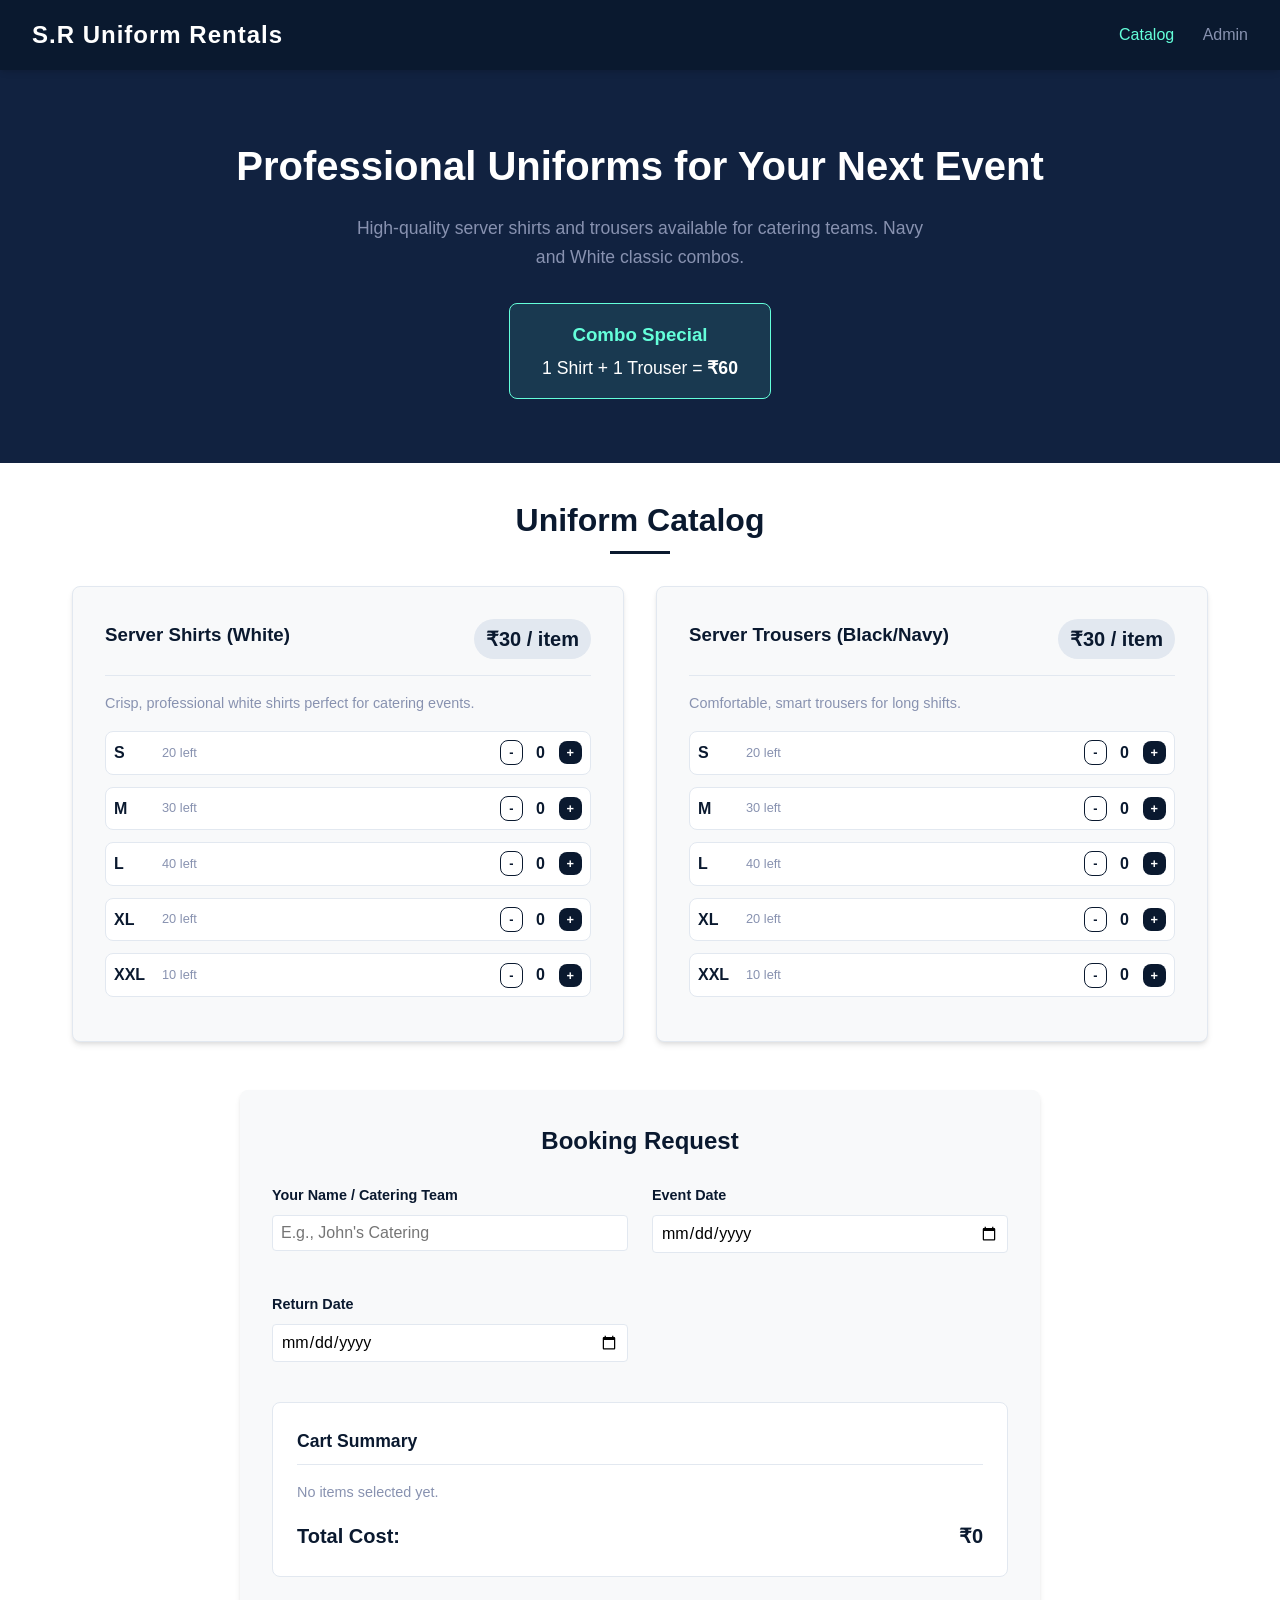
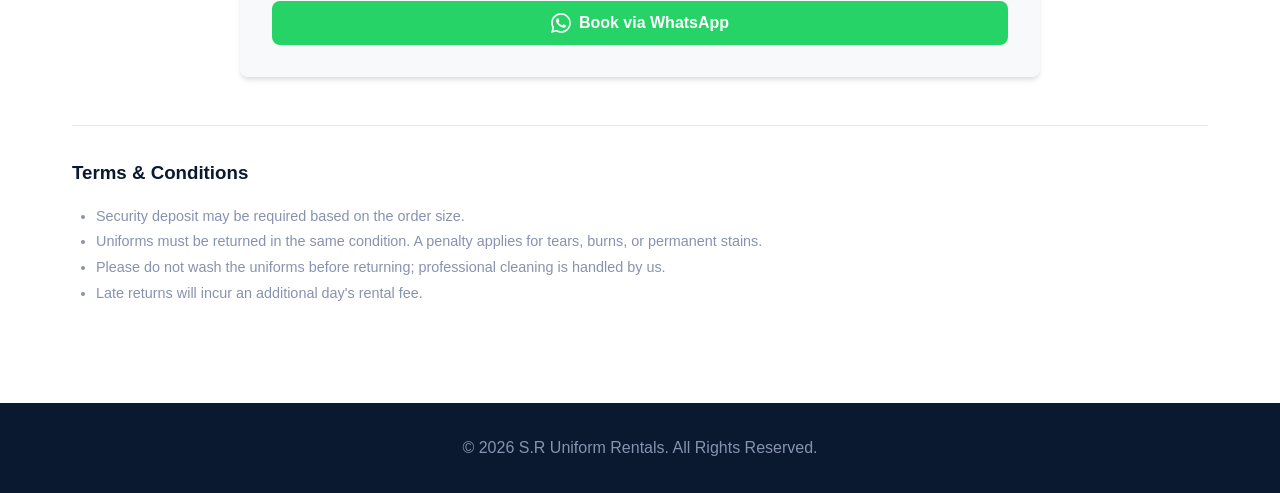
<file: index.html>
<!DOCTYPE html>
<html lang="en">
<head>
    <meta charset="UTF-8">
    <meta name="viewport" content="width=device-width, initial-scale=1.0">
    <title>S.R Uniform Rentals | Catalog</title>
    <link rel="stylesheet" href="styles.css">
    <link rel="manifest" href="manifest.json">
    <link rel="apple-touch-icon" href="icon.svg">
    <meta name="theme-color" content="#0A192F">
</head>
<body>

<header>
    <h1>S.R Uniform Rentals</h1>
    <div class="nav-links">
        <a href="index.html" class="active">Catalog</a>
        <a href="admin.html">Admin</a>
    </div>
</header>

<section class="hero">
    <h2>Professional Uniforms for Your Next Event</h2>
    <p>High-quality server shirts and trousers available for catering teams. Navy and White classic combos.</p>
    <div class="highlight-box">
        <h3>Combo Special</h3>
        <p>1 Shirt + 1 Trouser = <strong>₹60</strong></p>
    </div>
</section>

<div class="container">
    <h2 class="section-title">Uniform Catalog</h2>
    
    <div class="products">
        <!-- Shirts Card -->
        <div class="product-card">
            <div class="product-header">
                <h3>Server Shirts (White)</h3>
                <span class="product-price">₹30 / item</span>
            </div>
            <p style="color: var(--text-muted); margin-bottom: 1rem; font-size: 0.9rem;">Crisp, professional white shirts perfect for catering events.</p>
            <div id="shirts-container">
                <!-- Sizes will be injected here by app.js -->
            </div>
        </div>

        <!-- Trousers Card -->
        <div class="product-card">
            <div class="product-header">
                <h3>Server Trousers (Black/Navy)</h3>
                <span class="product-price">₹30 / item</span>
            </div>
            <p style="color: var(--text-muted); margin-bottom: 1rem; font-size: 0.9rem;">Comfortable, smart trousers for long shifts.</p>
            <div id="trousers-container">
                <!-- Sizes will be injected here by app.js -->
            </div>
        </div>
    </div>

    <!-- Booking Form Section -->
    <section class="booking-section">
        <h2 style="text-align: center; margin-bottom: 1.5rem;">Booking Request</h2>
        
        <form id="catalog-form">
            <div class="booking-grid">
                <div class="form-group">
                    <label for="client-name">Your Name / Catering Team</label>
                    <input type="text" id="client-name" required placeholder="E.g., John's Catering">
                </div>
                <div class="form-group">
                    <label for="event-date">Event Date</label>
                    <input type="date" id="event-date" required>
                </div>
                <div class="form-group">
                    <label for="return-date">Return Date</label>
                    <input type="date" id="return-date" required>
                </div>
            </div>

            <div class="cart-summary">
                <h3 style="margin-bottom: 1rem; font-size: 1.1rem; border-bottom: 1px solid var(--border-color); padding-bottom: 0.5rem;">Cart Summary</h3>
                <div id="cart-items">
                    <p style="color:var(--text-muted); font-size:0.9rem;">No items selected yet.</p>
                </div>
                <div class="cart-total">
                    <span>Total Cost:</span>
                    <span id="cart-total-price">₹0</span>
                </div>
            </div>

            <button type="submit" class="btn btn-primary btn-whatsapp">
                <svg xmlns="http://www.w3.org/2000/svg" width="20" height="20" fill="currentColor" viewBox="0 0 16 16">
                    <path d="M13.601 2.326A7.85 7.85 0 0 0 7.994 0C3.627 0 .068 3.558.064 7.926c0 1.399.366 2.76 1.057 3.965L0 16l4.204-1.102a7.9 7.9 0 0 0 3.79.965h.004c4.368 0 7.926-3.558 7.93-7.93A7.9 7.9 0 0 0 13.6 2.326zM7.994 14.521a6.6 6.6 0 0 1-3.356-.92l-.24-.144-2.494.654.666-2.433-.156-.251a6.56 6.56 0 0 1-1.007-3.505c0-3.626 2.957-6.584 6.591-6.584a6.56 6.56 0 0 1 4.66 1.931 6.56 6.56 0 0 1 1.928 4.66c-.004 3.639-2.961 6.592-6.592 6.592m3.615-4.934c-.197-.099-1.17-.578-1.353-.646-.182-.065-.315-.099-.445.099-.133.197-.513.646-.627.775-.114.133-.232.148-.43.05-.197-.1-.836-.308-1.592-.985-.59-.525-.985-1.175-1.103-1.372-.114-.198-.011-.304.088-.403.087-.088.197-.232.296-.346.1-.114.133-.198.198-.33.065-.134.034-.248-.015-.347-.05-.099-.445-1.076-.612-1.47-.16-.389-.323-.335-.445-.34-.114-.007-.247-.007-.38-.007a.73.73 0 0 0-.529.247c-.182.198-.691.677-.691 1.654s.71 1.916.81 2.049c.098.133 1.394 2.132 3.383 2.992.47.205.84.326 1.129.418.475.152.904.129 1.246.08.38-.058 1.171-.48 1.338-.943.164-.464.164-.86.114-.943-.049-.084-.182-.133-.38-.232z"/>
                </svg>
                Book via WhatsApp
            </button>
        </form>
    </section>

    <!-- Terms and Conditions -->
    <div style="margin-top: 3rem; border-top: 1px solid var(--border-color); padding-top: 2rem;">
        <h3 style="margin-bottom: 1rem;">Terms & Conditions</h3>
        <ul style="color: var(--text-muted); font-size: 0.9rem; padding-left: 1.5rem; line-height: 1.8;">
            <li>Security deposit may be required based on the order size.</li>
            <li>Uniforms must be returned in the same condition. A penalty applies for tears, burns, or permanent stains.</li>
            <li>Please do not wash the uniforms before returning; professional cleaning is handled by us.</li>
            <li>Late returns will incur an additional day's rental fee.</li>
        </ul>
    </div>
</div>

<footer>
    <p>&copy; 2026 S.R Uniform Rentals. All Rights Reserved.</p>
</footer>

<script src="app.js"></script>
</body>
</html>
</file>
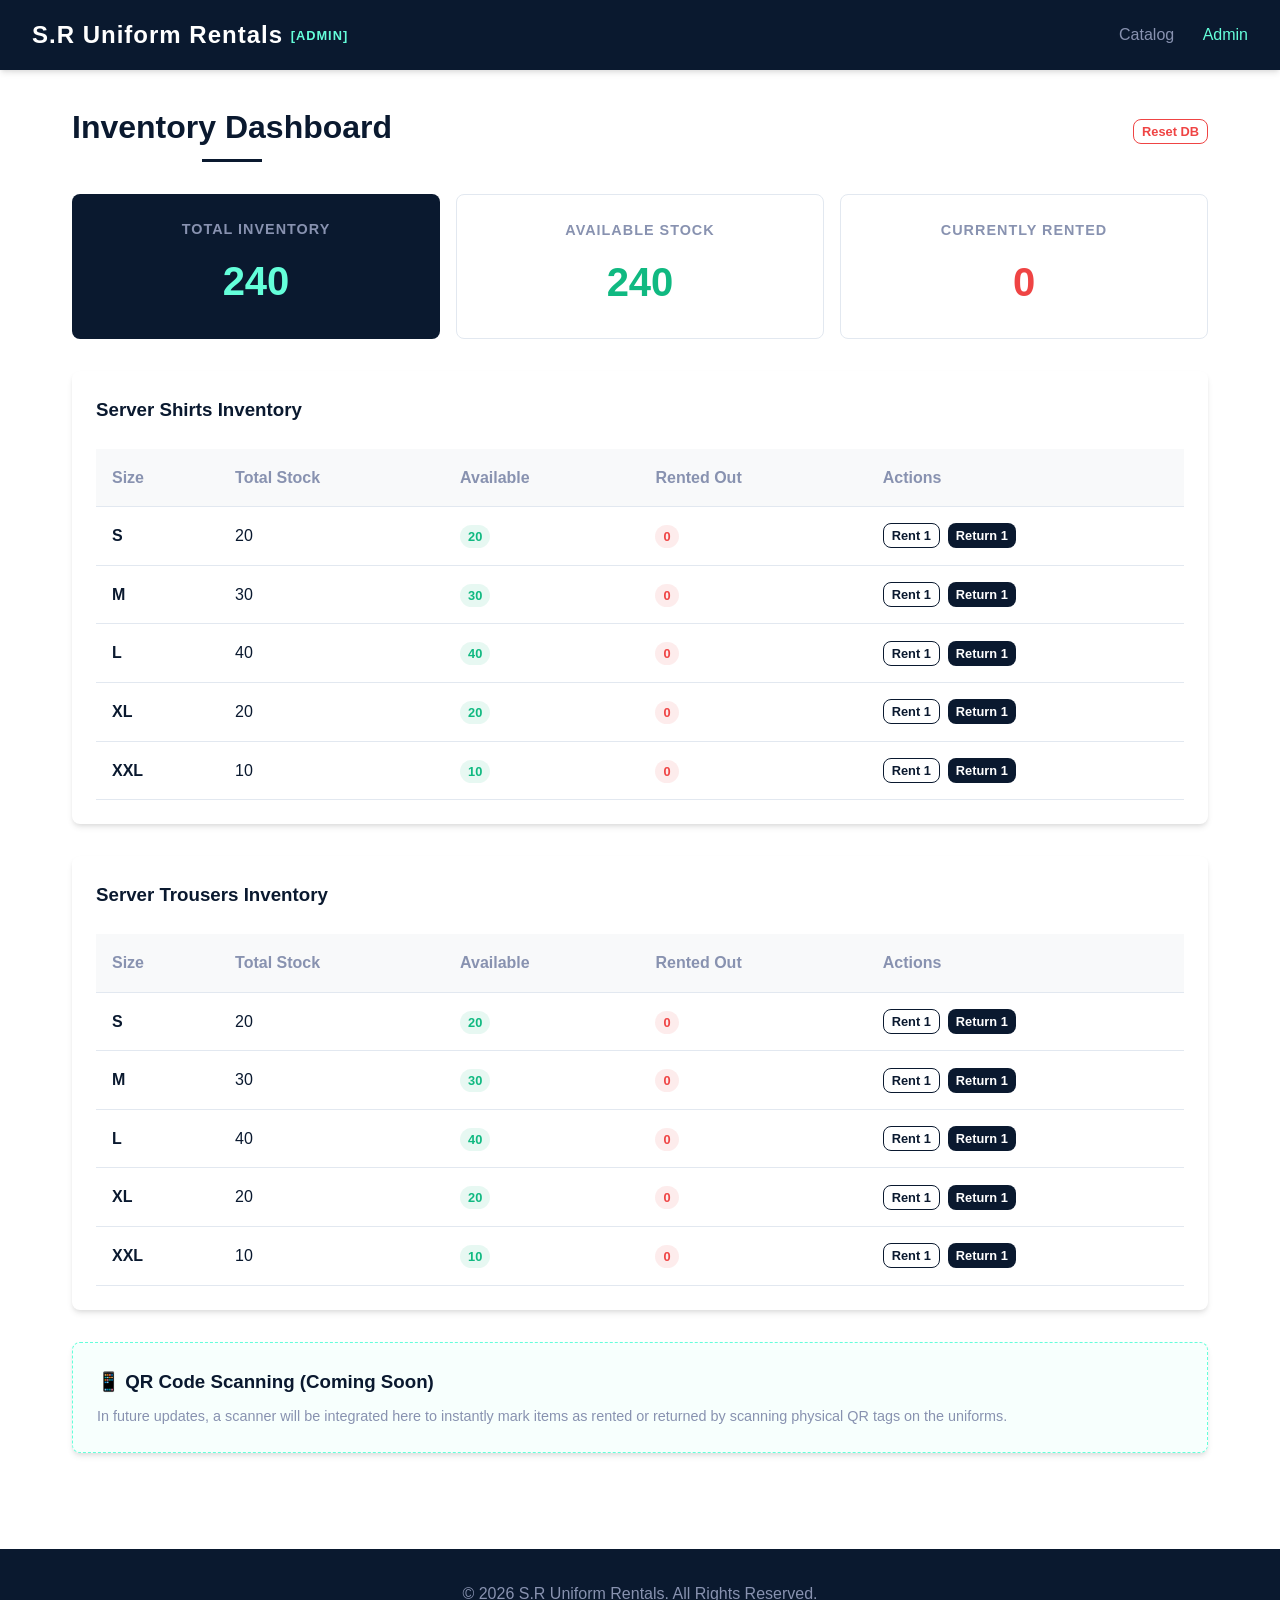
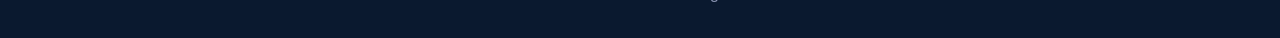
<file: admin.html>
<!DOCTYPE html>
<html lang="en">
<head>
    <meta charset="UTF-8">
    <meta name="viewport" content="width=device-width, initial-scale=1.0">
    <title>S.R Uniform Rentals | Admin Dashboard</title>
    <link rel="stylesheet" href="styles.css">
    <link rel="manifest" href="manifest.json">
    <link rel="apple-touch-icon" href="icon.svg">
    <meta name="theme-color" content="#0A192F">
</head>
<body id="admin-dashboard">

<header>
    <h1>S.R Uniform Rentals <span style="font-size: 0.8rem; color: var(--accent-color); vertical-align: middle;">[ADMIN]</span></h1>
    <div class="nav-links">
        <a href="index.html">Catalog</a>
        <a href="admin.html" class="active">Admin</a>
    </div>
</header>

<div class="container">
    <div style="display: flex; justify-content: space-between; align-items: center; margin-bottom: 2rem;">
        <h2 class="section-title" style="margin-bottom: 0;">Inventory Dashboard</h2>
        <button class="btn btn-small btn-outline" style="border-color: var(--danger); color: var(--danger);" onclick="resetInventory()">Reset DB</button>
    </div>

    <!-- Stats Overview -->
    <div class="stats-overview">
        <div class="stat-box">
            <h3>Total Inventory</h3>
            <div class="number" id="stat-total">0</div>
        </div>
        <div class="stat-box" style="background-color: white; border: 1px solid var(--border-color);">
            <h3 style="color: var(--text-muted);">Available Stock</h3>
            <div class="number" id="stat-available" style="color: var(--success);">0</div>
        </div>
        <div class="stat-box" style="background-color: white; border: 1px solid var(--border-color);">
            <h3 style="color: var(--text-muted);">Currently Rented</h3>
            <div class="number" id="stat-rented" style="color: var(--danger);">0</div>
        </div>
    </div>

    <div class="admin-grid">
        <!-- Shirts Admin -->
        <div class="admin-card">
            <h3>Server Shirts Inventory</h3>
            <div style="overflow-x: auto;">
                <table>
                    <thead>
                        <tr>
                            <th>Size</th>
                            <th>Total Stock</th>
                            <th>Available</th>
                            <th>Rented Out</th>
                            <th>Actions</th>
                        </tr>
                    </thead>
                    <tbody id="admin-shirts-body">
                        <!-- Injected by app.js -->
                    </tbody>
                </table>
            </div>
        </div>

        <!-- Trousers Admin -->
        <div class="admin-card">
            <h3>Server Trousers Inventory</h3>
            <div style="overflow-x: auto;">
                <table>
                    <thead>
                        <tr>
                            <th>Size</th>
                            <th>Total Stock</th>
                            <th>Available</th>
                            <th>Rented Out</th>
                            <th>Actions</th>
                        </tr>
                    </thead>
                    <tbody id="admin-trousers-body">
                        <!-- Injected by app.js -->
                    </tbody>
                </table>
            </div>
        </div>
        
        <!-- Future Enhancement Placeholder -->
        <div class="admin-card" style="border: 1px dashed var(--accent-color); background: rgba(100, 255, 218, 0.05);">
            <h3 style="color: var(--primary-color);">📱 QR Code Scanning (Coming Soon)</h3>
            <p style="color: var(--text-muted); font-size: 0.9rem; margin-top: 0.5rem;">In future updates, a scanner will be integrated here to instantly mark items as rented or returned by scanning physical QR tags on the uniforms.</p>
        </div>
    </div>
</div>

<footer>
    <p>&copy; 2026 S.R Uniform Rentals. All Rights Reserved.</p>
</footer>

<script src="app.js"></script>
</body>
</html>
</file>
<file: styles.css>
:root {
  --primary-color: #0A192F; /* Deep Navy */
  --primary-light: #112240; /* Lighter Navy */
  --accent-color: #64FFDA; /* Teal/Cyan accent for a modern pop */
  --text-main: #FFFFFF; /* White */
  --text-muted: #8892B0; /* Slate grey */
  --bg-main: #FFFFFF; /* White background for light theme */
  --bg-card: #F8F9FA; /* Off white for cards */
  --border-color: #E2E8F0;
  --danger: #EF4444;
  --success: #10B981;
  
  --font-family: 'Inter', -apple-system, BlinkMacSystemFont, 'Segoe UI', Roboto, Helvetica, Arial, sans-serif;
  --radius: 8px;
  --shadow: 0 4px 6px -1px rgba(0, 0, 0, 0.1), 0 2px 4px -1px rgba(0, 0, 0, 0.06);
  --shadow-hover: 0 10px 15px -3px rgba(0, 0, 0, 0.1), 0 4px 6px -2px rgba(0, 0, 0, 0.05);
  --transition: all 0.3s ease;
}

* {
  margin: 0;
  padding: 0;
  box-sizing: border-box;
}

body {
  font-family: var(--font-family);
  background-color: var(--bg-main);
  color: var(--primary-color);
  line-height: 1.6;
  -webkit-font-smoothing: antialiased;
}

h1, h2, h3, h4, h5, h6 {
  font-weight: 700;
  color: var(--primary-color);
  margin-bottom: 0.5rem;
}

a {
  text-decoration: none;
  color: var(--primary-color);
}

/* Header */
header {
  background-color: var(--primary-color);
  color: var(--text-main);
  padding: 1rem 2rem;
  display: flex;
  justify-content: space-between;
  align-items: center;
  position: sticky;
  top: 0;
  z-index: 100;
  box-shadow: var(--shadow);
}

header h1 {
  color: var(--text-main);
  font-size: 1.5rem;
  margin: 0;
  letter-spacing: 1px;
}

.nav-links a {
  color: var(--text-muted);
  margin-left: 1.5rem;
  font-weight: 500;
  transition: var(--transition);
}

.nav-links a:hover, .nav-links a.active {
  color: var(--accent-color);
}

/* Hero Section */
.hero {
  background-color: var(--primary-light);
  color: var(--text-main);
  padding: 4rem 2rem;
  text-align: center;
}

.hero h2 {
  color: var(--text-main);
  font-size: 2.5rem;
  margin-bottom: 1rem;
}

.hero p {
  color: var(--text-muted);
  font-size: 1.1rem;
  max-width: 600px;
  margin: 0 auto 2rem auto;
}

.highlight-box {
  background: rgba(100, 255, 218, 0.1);
  border: 1px solid var(--accent-color);
  border-radius: var(--radius);
  padding: 1rem 2rem;
  display: inline-block;
}

.highlight-box h3 {
  color: var(--accent-color);
  margin-bottom: 0.25rem;
}

.highlight-box p {
  margin: 0;
  color: var(--text-main);
}

/* Main Container */
.container {
  max-width: 1200px;
  margin: 0 auto;
  padding: 2rem;
}

/* Section Titles */
.section-title {
  text-align: center;
  margin-bottom: 2rem;
  font-size: 2rem;
  position: relative;
  padding-bottom: 0.5rem;
}

.section-title::after {
  content: '';
  position: absolute;
  bottom: 0;
  left: 50%;
  transform: translateX(-50%);
  width: 60px;
  height: 3px;
  background-color: var(--primary-color);
}

/* Products Grid */
.products {
  display: grid;
  grid-template-columns: repeat(auto-fit, minmax(300px, 1fr));
  gap: 2rem;
  margin-bottom: 3rem;
}

.product-card {
  background: var(--bg-card);
  border-radius: var(--radius);
  padding: 2rem;
  box-shadow: var(--shadow);
  transition: var(--transition);
  border: 1px solid var(--border-color);
  display: flex;
  flex-direction: column;
}

.product-card:hover {
  transform: translateY(-5px);
  box-shadow: var(--shadow-hover);
}

.product-header {
  display: flex;
  justify-content: space-between;
  align-items: center;
  margin-bottom: 1rem;
  border-bottom: 1px solid var(--border-color);
  padding-bottom: 1rem;
}

.product-price {
  font-weight: 700;
  font-size: 1.25rem;
  color: var(--primary-color);
  background: #E2E8F0;
  padding: 0.25rem 0.75rem;
  border-radius: 20px;
}

/* Form Controls */
.form-group {
  margin-bottom: 1rem;
}

.form-group label {
  display: block;
  font-weight: 600;
  margin-bottom: 0.5rem;
  font-size: 0.9rem;
}

.size-selector {
  display: flex;
  justify-content: space-between;
  align-items: center;
  margin-bottom: 0.75rem;
  padding: 0.5rem;
  background: #FFF;
  border: 1px solid var(--border-color);
  border-radius: var(--radius);
}

.size-label {
  font-weight: 600;
  width: 40px;
}

.size-stock {
  font-size: 0.8rem;
  color: var(--text-muted);
  flex-grow: 1;
  text-align: left;
  padding-left: 0.5rem;
}

.stock-warning {
  color: var(--danger);
  font-weight: bold;
}

input[type="number"], input[type="date"], input[type="text"] {
  width: 80px;
  padding: 0.5rem;
  border: 1px solid var(--border-color);
  border-radius: 4px;
  font-family: inherit;
  font-size: 1rem;
  text-align: center;
}

input[type="date"], input[type="text"] {
  width: 100%;
  text-align: left;
}

input:focus {
  outline: none;
  border-color: var(--primary-color);
}

/* Buttons */
.btn {
  display: inline-block;
  padding: 0.75rem 1.5rem;
  border: none;
  border-radius: var(--radius);
  font-family: inherit;
  font-weight: 600;
  font-size: 1rem;
  cursor: pointer;
  text-align: center;
  transition: var(--transition);
  width: 100%;
}

.btn-primary {
  background-color: var(--primary-color);
  color: var(--text-main);
}

.btn-primary:hover {
  background-color: var(--primary-light);
  transform: translateY(-2px);
  box-shadow: 0 4px 12px rgba(10, 25, 47, 0.2);
}

.btn-whatsapp {
  background-color: #25D366;
  color: white;
  margin-top: 1rem;
  display: flex;
  align-items: center;
  justify-content: center;
  gap: 0.5rem;
}

.btn-whatsapp:hover {
  background-color: #128C7E;
}

.btn-small {
  padding: 0.25rem 0.5rem;
  font-size: 0.8rem;
  width: auto;
}

.btn-outline {
  background-color: transparent;
  border: 1px solid var(--primary-color);
  color: var(--primary-color);
}

.btn-outline:hover {
  background-color: var(--primary-color);
  color: white;
}

/* Booking Section */
.booking-section {
  background: var(--bg-card);
  padding: 2rem;
  border-radius: var(--radius);
  box-shadow: var(--shadow);
  max-width: 800px;
  margin: 0 auto 3rem auto;
}

.booking-grid {
  display: grid;
  grid-template-columns: 1fr 1fr;
  gap: 1.5rem;
  margin-bottom: 1.5rem;
}

.cart-summary {
  background: white;
  padding: 1.5rem;
  border-radius: var(--radius);
  border: 1px solid var(--border-color);
  margin-bottom: 1.5rem;
}

.cart-item {
  display: flex;
  justify-content: space-between;
  margin-bottom: 0.5rem;
  padding-bottom: 0.5rem;
  border-bottom: 1px dashed var(--border-color);
}

.cart-total {
  display: flex;
  justify-content: space-between;
  font-weight: bold;
  font-size: 1.25rem;
  margin-top: 1rem;
  color: var(--primary-color);
}

/* Admin Dashboard Specifics */
.admin-grid {
  display: grid;
  grid-template-columns: 1fr;
  gap: 2rem;
}

.admin-card {
  background: white;
  border-radius: var(--radius);
  padding: 1.5rem;
  box-shadow: var(--shadow);
}

table {
  width: 100%;
  border-collapse: collapse;
  margin-top: 1rem;
}

th, td {
  padding: 1rem;
  text-align: left;
  border-bottom: 1px solid var(--border-color);
}

th {
  background-color: var(--bg-card);
  font-weight: 600;
  color: var(--text-muted);
}

.action-buttons {
  display: flex;
  gap: 0.5rem;
}

.status-badge {
  padding: 0.25rem 0.5rem;
  border-radius: 12px;
  font-size: 0.8rem;
  font-weight: 600;
}

.status-available {
  background-color: rgba(16, 185, 129, 0.1);
  color: var(--success);
}

.status-rented {
  background-color: rgba(239, 68, 68, 0.1);
  color: var(--danger);
}

/* Stats Overview */
.stats-overview {
  display: grid;
  grid-template-columns: repeat(auto-fit, minmax(200px, 1fr));
  gap: 1rem;
  margin-bottom: 2rem;
}

.stat-box {
  background: var(--primary-color);
  color: white;
  padding: 1.5rem;
  border-radius: var(--radius);
  text-align: center;
}

.stat-box h3 {
  color: var(--text-muted);
  font-size: 0.9rem;
  text-transform: uppercase;
  letter-spacing: 1px;
}

.stat-box .number {
  font-size: 2.5rem;
  font-weight: 700;
  margin-top: 0.5rem;
  color: var(--accent-color);
}

/* Responsive */
@media (max-width: 768px) {
  .booking-grid {
    grid-template-columns: 1fr;
  }
  
  .hero {
    padding: 3rem 1rem;
  }
  
  .hero h2 {
    font-size: 2rem;
  }
  
  th, td {
    padding: 0.75rem 0.5rem;
  }
  
  table {
    display: block;
    overflow-x: auto;
    white-space: nowrap;
  }
}

/* Footer */
footer {
  background-color: var(--primary-color);
  color: var(--text-muted);
  text-align: center;
  padding: 2rem;
  margin-top: 4rem;
}
</file>
